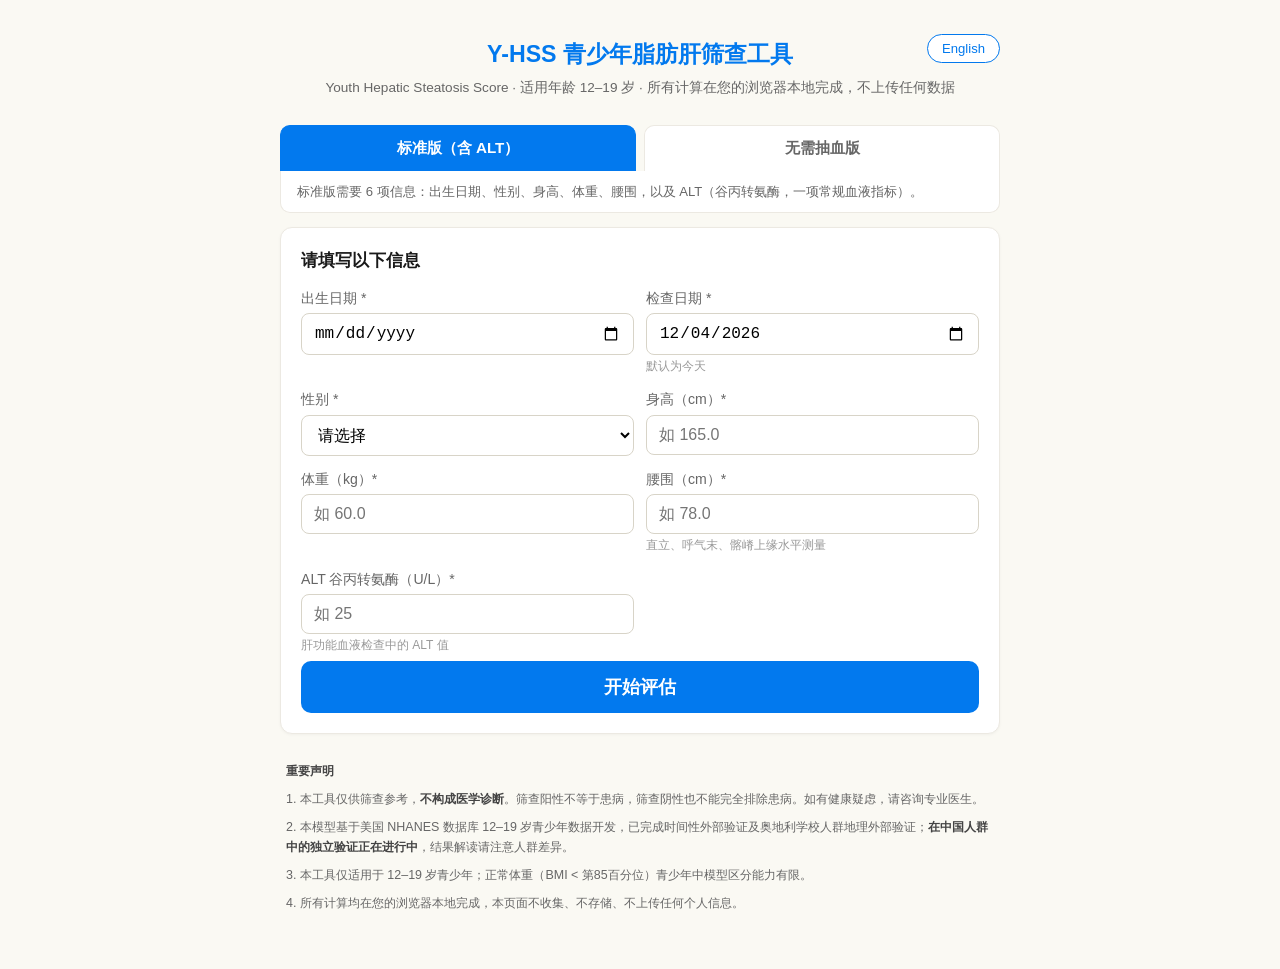
<file: index.html>
<!DOCTYPE html>
<!-- GitHub Pages entry point: redirect to the calculator in web/.
     Enable Pages with: Settings -> Pages -> Deploy from branch -> main / (root).
     The calculator then lives at https://<username>.github.io/<repo>/web/
     and this page redirects https://<username>.github.io/<repo>/ to it. -->
<html lang="en">
<head>
<meta charset="UTF-8">
<meta http-equiv="refresh" content="0; url=web/index.html">
<link rel="canonical" href="web/index.html">
<title>Y-HSS screening tool</title>
</head>
<body>
<p>Redirecting to the <a href="web/index.html">Y-HSS screening tool</a>&hellip;</p>
</body>
</html>
</file>
<file: web/style.css>
:root {
    --blue: #0279EE; --green: #75A025; --orange: #FF9400;
    --bg: #FAF9F3; --card: #FFFFFF; --ink: #1a1a1a; --muted: #666;
    --line: #ECE9E2;
  }
  * { box-sizing: border-box; margin: 0; padding: 0; }
  body { font-family: "PingFang SC", "Microsoft YaHei", "Helvetica Neue", Arial, sans-serif;
         background: var(--bg); color: var(--ink); line-height: 1.6; padding: 16px; }
  .wrap { max-width: 720px; margin: 0 auto; }
  header { text-align: center; padding: 20px 0 12px; position: relative; }
  header h1 { font-size: 1.45rem; color: var(--blue); }
  header p { color: var(--muted); font-size: 0.85rem; margin-top: 4px; }
  #langBtn { position: absolute; top: 18px; right: 0; padding: 6px 14px; font-size: 0.82rem;
             color: var(--blue); background: #fff; border: 1px solid var(--blue);
             border-radius: 999px; cursor: pointer; }
  #langBtn:hover { background: var(--blue); color: #fff; }
  .tabs { display: flex; gap: 8px; margin: 14px 0 0; }
  .tab { flex: 1; padding: 12px 8px; font-size: 0.95rem; font-weight: 600; text-align: center;
         background: #fff; color: var(--muted); border: 1px solid var(--line);
         border-radius: 10px 10px 0 0; cursor: pointer; border-bottom: none; }
  .tab.active { background: var(--blue); color: #fff; border-color: var(--blue); }
  .model-desc { font-size: 0.82rem; color: var(--muted); background: #fff;
                border: 1px solid var(--line); border-top: none; padding: 10px 16px;
                border-radius: 0 0 10px 10px; }
  .card { background: var(--card); border: 1px solid var(--line); border-radius: 12px;
          padding: 20px; margin: 14px 0; box-shadow: 0 1px 3px rgba(0,0,0,.04); }
  .card h2 { font-size: 1.05rem; margin-bottom: 12px; color: var(--ink); }
  .grid { display: grid; grid-template-columns: 1fr 1fr; gap: 12px; }
  @media (max-width: 560px) { .grid { grid-template-columns: 1fr; } }
  label { display: block; font-size: 0.88rem; color: var(--muted); margin-bottom: 4px; }
  input, select { width: 100%; padding: 10px 12px; border: 1px solid #d8d4c8; border-radius: 8px;
                  font-size: 1rem; background: #fff; }
  input:focus, select:focus { outline: 2px solid var(--blue); outline-offset: -1px; }
  .field .hint { font-size: 0.75rem; color: #999; margin-top: 2px; }
  .err { color: #c0392b; font-size: 0.8rem; margin-top: 2px; display: none; }
  button.calc { width: 100%; padding: 14px; font-size: 1.1rem; font-weight: 600; color: #fff;
                background: var(--blue); border: none; border-radius: 10px; cursor: pointer; margin-top: 6px; }
  button.calc:hover { filter: brightness(1.08); }
  #result { display: none; }
  .model-used { text-align: center; font-size: 0.78rem; color: var(--muted); margin-bottom: 8px; }
  .verdict { text-align: center; padding: 16px; border-radius: 10px; font-size: 1.15rem; font-weight: 700; }
  .verdict.high { background: #FFF3E0; color: #B36A00; border: 1px solid var(--orange); }
  .verdict.low  { background: #F0F6E4; color: #4c6b17; border: 1px solid var(--green); }
  .prob-line { text-align: center; margin-top: 10px; font-size: 0.95rem; }
  .prob-line b { font-size: 1.3rem; }
  .note { font-size: 0.82rem; color: var(--muted); margin-top: 10px; }
  .advice { margin-top: 12px; padding: 12px 14px; background: var(--bg); border-radius: 8px; font-size: 0.92rem; }
  .advice ul { padding-left: 20px; margin-top: 6px; }
  .warn-lean { margin-top: 10px; padding: 10px 14px; background: #FDF0F7; border: 1px solid #FD9BED;
               border-radius: 8px; font-size: 0.85rem; }
  .pro-toggle { text-align: center; margin: 10px 0 0; }
  .pro-toggle a { color: var(--blue); font-size: 0.85rem; cursor: pointer; text-decoration: underline; }
  #proPanel { display: none; margin-top: 12px; border-top: 1px dashed var(--line); padding-top: 12px; }
  #proPanel table { width: 100%; border-collapse: collapse; font-size: 0.85rem; }
  #proPanel td, #proPanel th { padding: 6px 8px; border-bottom: 1px solid var(--line); text-align: left; }
  #proPanel th { color: var(--muted); font-weight: 600; }
  footer { font-size: 0.78rem; color: var(--muted); padding: 14px 6px 30px; }
  footer b { color: #444; }
  footer p { margin-bottom: 8px; }
</file>
